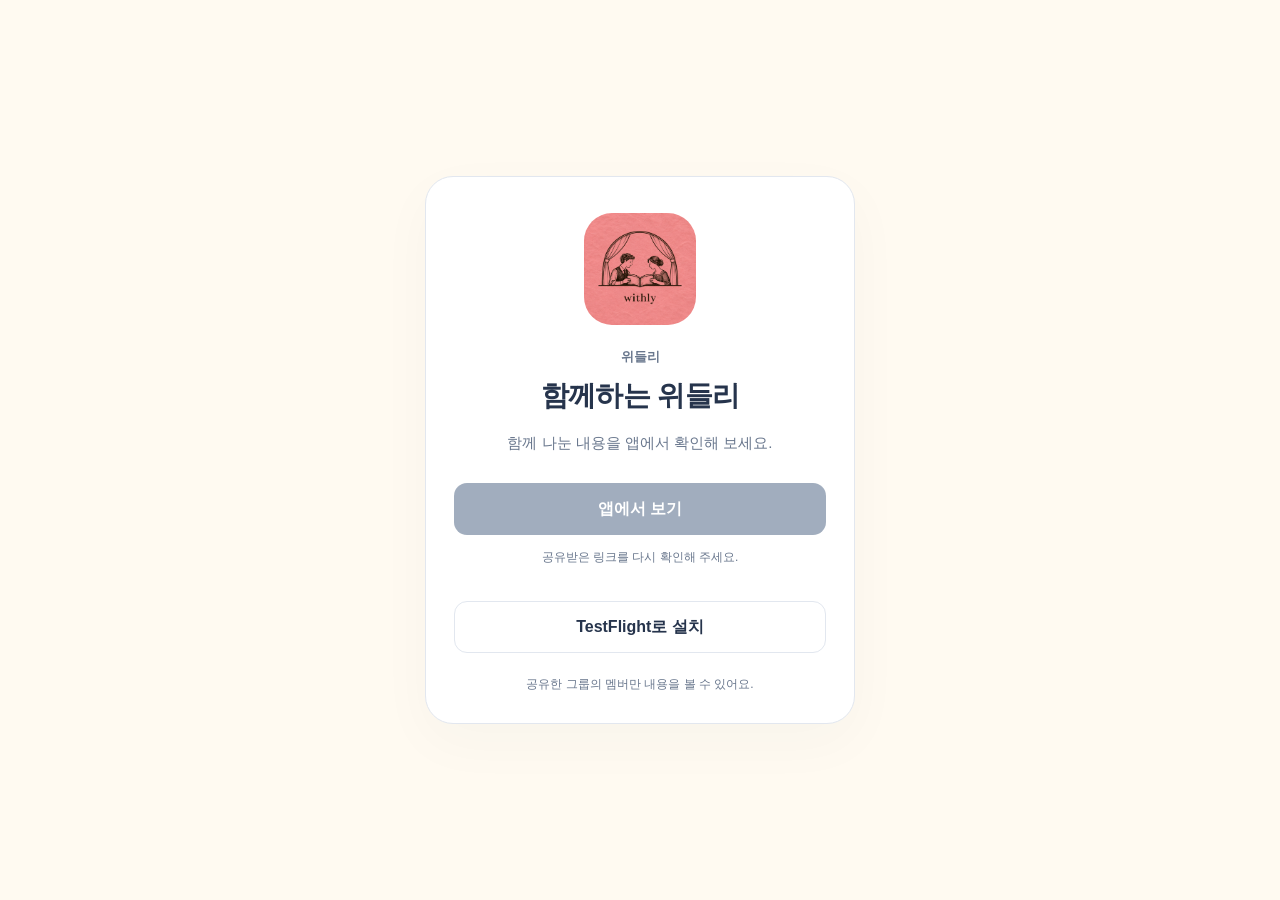
<file: index.html>
<!doctype html>
<html lang="ko">
<head>
  <meta charset="utf-8">
  <meta name="viewport" content="width=device-width, initial-scale=1">
  <meta name="referrer" content="no-referrer">
  <meta name="robots" content="noindex, nofollow">
  <meta http-equiv="Content-Security-Policy" content="default-src 'none'; img-src 'self'; style-src 'self'; script-src 'self'; base-uri 'none'; form-action 'none'; object-src 'none'">
  <title>위들리</title>
  <meta name="description" content="함께 나눈 내용을 위들리 앱에서 확인해 보세요. 그룹 멤버만 내용을 볼 수 있어요.">
  <meta property="og:type" content="website">
  <meta property="og:locale" content="ko_KR">
  <meta property="og:site_name" content="위들리">
  <meta property="og:title" content="위들리">
  <meta property="og:description" content="함께 나눈 내용을 위들리 앱에서 확인해 보세요. 그룹 멤버만 내용을 볼 수 있어요.">
  <meta property="og:image" content="https://mkh4327.github.io/withwedo-links/assets/withly-icon-91245ba796e7.png">
  <meta property="og:image:secure_url" content="https://mkh4327.github.io/withwedo-links/assets/withly-icon-91245ba796e7.png">
  <meta property="og:image:type" content="image/png">
  <meta property="og:image:width" content="1254">
  <meta property="og:image:height" content="1254">
  <meta property="og:image:alt" content="위들리 로고">
  <meta name="twitter:card" content="summary_large_image">
  <meta name="twitter:title" content="위들리">
  <meta name="twitter:description" content="함께 나눈 내용을 위들리 앱에서 확인해 보세요. 그룹 멤버만 내용을 볼 수 있어요.">
  <meta name="twitter:image" content="https://mkh4327.github.io/withwedo-links/assets/withly-icon-91245ba796e7.png">
  <link rel="icon" type="image/png" href="./assets/withly-icon-91245ba796e7.png">
  <link rel="stylesheet" href="./assets/share.css">
  <script src="./assets/share.js" defer></script>
</head>
<body>
  <main class="share-card">
    <img class="app-icon" src="./assets/withly-icon-91245ba796e7.png" alt="위들리" width="112" height="112">
    <p class="brand">위들리</p>
    <h1>함께하는 위들리</h1>
    <p class="intro">함께 나눈 내용을 앱에서 확인해 보세요.</p>
    <a class="button primary" id="open-app" role="button" aria-disabled="true" tabindex="-1">앱에서 보기</a>
    <p class="status" id="link-status" role="status" aria-live="polite">공유 링크를 확인하고 있어요.</p>
    <a class="button secondary" href="https://testflight.apple.com/join/N9txWsCP" rel="noreferrer noopener">TestFlight로 설치</a>
    <p class="privacy">공유한 그룹의 멤버만 내용을 볼 수 있어요.</p>
    <noscript><p class="status">앱에서 열려면 브라우저의 JavaScript를 켜 주세요.</p></noscript>
  </main>
</body>
</html>
</file>
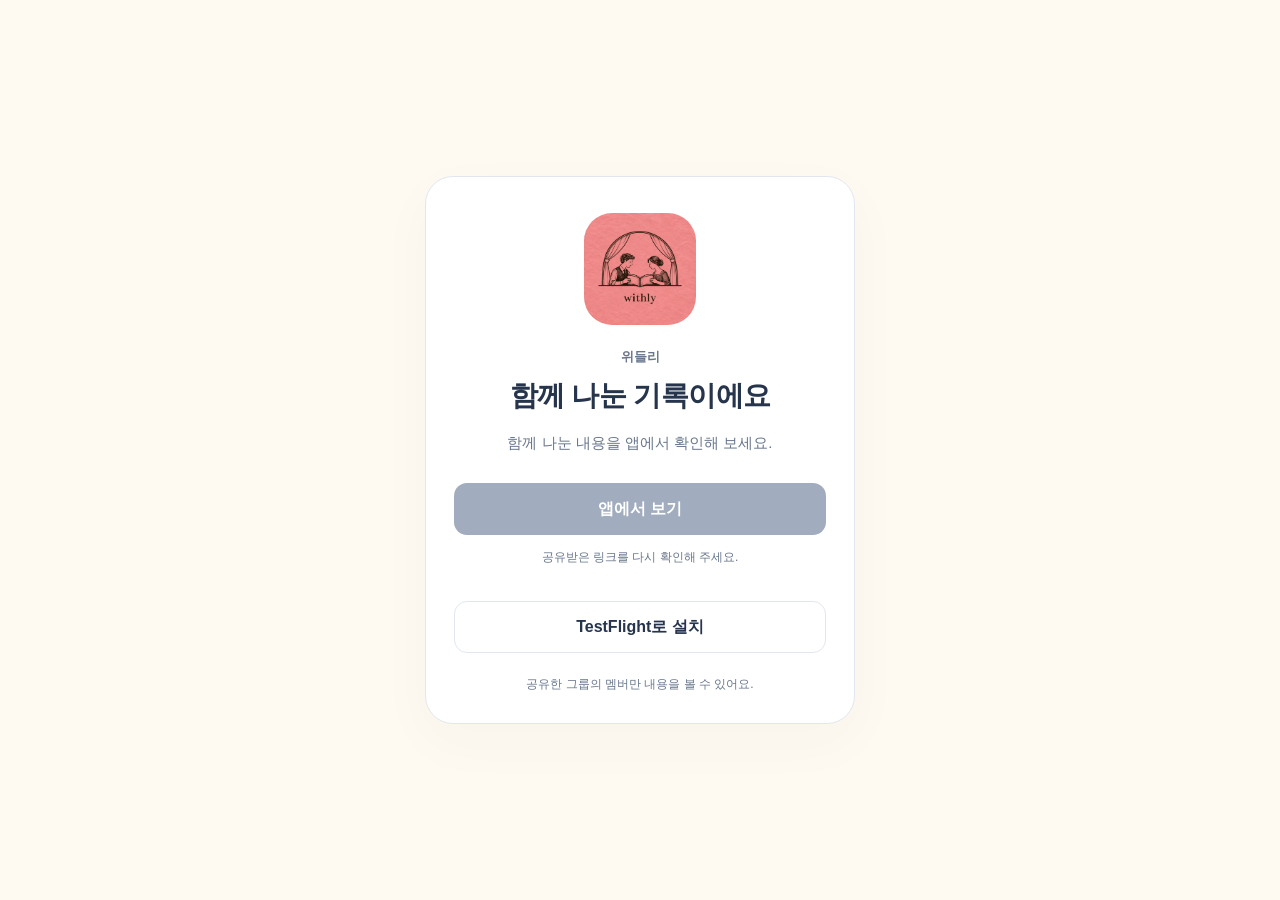
<file: content/index.html>
<!doctype html>
<html lang="ko">
<head>
  <meta charset="utf-8">
  <meta name="viewport" content="width=device-width, initial-scale=1">
  <meta name="referrer" content="no-referrer">
  <meta name="robots" content="noindex, nofollow">
  <meta http-equiv="Content-Security-Policy" content="default-src 'none'; img-src 'self'; style-src 'self'; script-src 'self'; base-uri 'none'; form-action 'none'; object-src 'none'">
  <title>위들리 · 기록</title>
  <meta name="description" content="함께 나눈 내용을 위들리 앱에서 확인해 보세요. 그룹 멤버만 내용을 볼 수 있어요.">
  <meta property="og:type" content="website">
  <meta property="og:locale" content="ko_KR">
  <meta property="og:site_name" content="위들리">
  <meta property="og:title" content="위들리 · 기록">
  <meta property="og:description" content="함께 나눈 내용을 위들리 앱에서 확인해 보세요. 그룹 멤버만 내용을 볼 수 있어요.">
  <meta property="og:image" content="https://mkh4327.github.io/withwedo-links/assets/withly-icon-91245ba796e7.png">
  <meta property="og:image:secure_url" content="https://mkh4327.github.io/withwedo-links/assets/withly-icon-91245ba796e7.png">
  <meta property="og:image:type" content="image/png">
  <meta property="og:image:width" content="1254">
  <meta property="og:image:height" content="1254">
  <meta property="og:image:alt" content="위들리 로고">
  <meta name="twitter:card" content="summary_large_image">
  <meta name="twitter:title" content="위들리 · 기록">
  <meta name="twitter:description" content="함께 나눈 내용을 위들리 앱에서 확인해 보세요. 그룹 멤버만 내용을 볼 수 있어요.">
  <meta name="twitter:image" content="https://mkh4327.github.io/withwedo-links/assets/withly-icon-91245ba796e7.png">
  <link rel="icon" type="image/png" href="../assets/withly-icon-91245ba796e7.png">
  <link rel="stylesheet" href="../assets/share.css">
  <script src="../assets/share.js" defer></script>
</head>
<body>
  <main class="share-card">
    <img class="app-icon" src="../assets/withly-icon-91245ba796e7.png" alt="위들리" width="112" height="112">
    <p class="brand">위들리</p>
    <h1>함께 나눈 기록이에요</h1>
    <p class="intro">함께 나눈 내용을 앱에서 확인해 보세요.</p>
    <a class="button primary" id="open-app" role="button" aria-disabled="true" tabindex="-1">앱에서 보기</a>
    <p class="status" id="link-status" role="status" aria-live="polite">공유 링크를 확인하고 있어요.</p>
    <a class="button secondary" href="https://testflight.apple.com/join/N9txWsCP" rel="noreferrer noopener">TestFlight로 설치</a>
    <p class="privacy">공유한 그룹의 멤버만 내용을 볼 수 있어요.</p>
    <noscript><p class="status">앱에서 열려면 브라우저의 JavaScript를 켜 주세요.</p></noscript>
  </main>
</body>
</html>
</file>
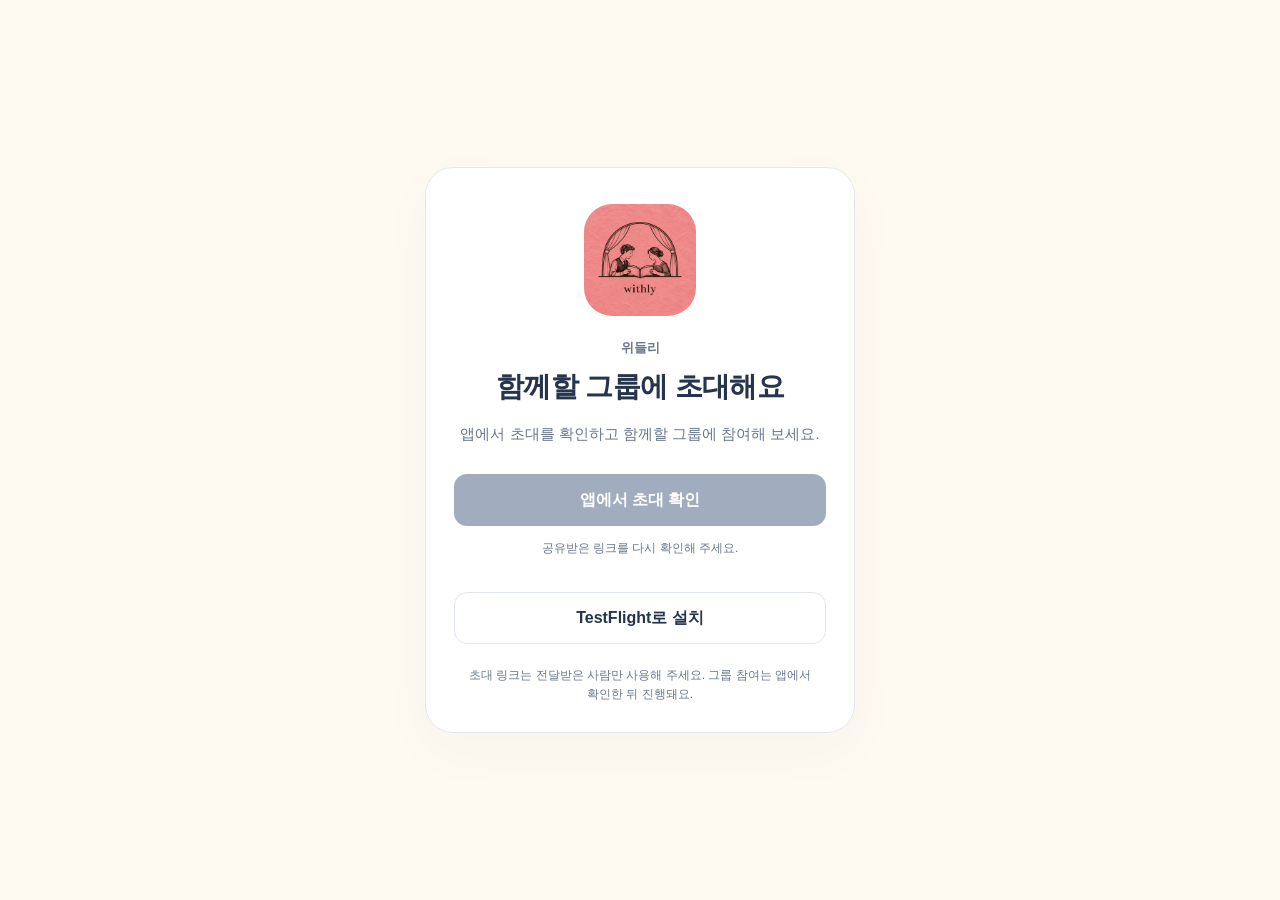
<file: invite/index.html>
<!doctype html>
<html lang="ko">
<head>
  <meta charset="utf-8">
  <meta name="viewport" content="width=device-width, initial-scale=1">
  <meta name="referrer" content="no-referrer">
  <meta name="robots" content="noindex, nofollow">
  <meta http-equiv="Content-Security-Policy" content="default-src 'none'; img-src 'self'; style-src 'self'; script-src 'self'; base-uri 'none'; form-action 'none'; object-src 'none'">
  <title>위들리 · 그룹 초대</title>
  <meta name="description" content="그룹 초대를 위들리 앱에서 확인해 보세요. 그룹 참여는 앱에서 직접 선택할 수 있어요.">
  <meta property="og:type" content="website">
  <meta property="og:locale" content="ko_KR">
  <meta property="og:site_name" content="위들리">
  <meta property="og:title" content="위들리 · 그룹 초대">
  <meta property="og:description" content="그룹 초대를 위들리 앱에서 확인해 보세요. 그룹 참여는 앱에서 직접 선택할 수 있어요.">
  <meta property="og:image" content="https://mkh4327.github.io/withwedo-links/assets/withly-icon-91245ba796e7.png">
  <meta property="og:image:secure_url" content="https://mkh4327.github.io/withwedo-links/assets/withly-icon-91245ba796e7.png">
  <meta property="og:image:type" content="image/png">
  <meta property="og:image:width" content="1254">
  <meta property="og:image:height" content="1254">
  <meta property="og:image:alt" content="위들리 로고">
  <meta name="twitter:card" content="summary_large_image">
  <meta name="twitter:title" content="위들리 · 그룹 초대">
  <meta name="twitter:description" content="그룹 초대를 위들리 앱에서 확인해 보세요. 그룹 참여는 앱에서 직접 선택할 수 있어요.">
  <meta name="twitter:image" content="https://mkh4327.github.io/withwedo-links/assets/withly-icon-91245ba796e7.png">
  <link rel="icon" type="image/png" href="../assets/withly-icon-91245ba796e7.png">
  <link rel="stylesheet" href="../assets/share.css">
  <script src="../assets/share.js" defer></script>
</head>
<body>
  <main class="share-card">
    <img class="app-icon" src="../assets/withly-icon-91245ba796e7.png" alt="위들리" width="112" height="112">
    <p class="brand">위들리</p>
    <h1>함께할 그룹에 초대해요</h1>
    <p class="intro">앱에서 초대를 확인하고 함께할 그룹에 참여해 보세요.</p>
    <a class="button primary" id="open-app" role="button" aria-disabled="true" tabindex="-1">앱에서 초대 확인</a>
    <p class="status" id="link-status" role="status" aria-live="polite">공유 링크를 확인하고 있어요.</p>
    <a class="button secondary" href="https://testflight.apple.com/join/N9txWsCP" rel="noreferrer noopener">TestFlight로 설치</a>
    <p class="privacy">초대 링크는 전달받은 사람만 사용해 주세요. 그룹 참여는 앱에서 확인한 뒤 진행돼요.</p>
    <noscript><p class="status">앱에서 열려면 브라우저의 JavaScript를 켜 주세요.</p></noscript>
  </main>
</body>
</html>
</file>
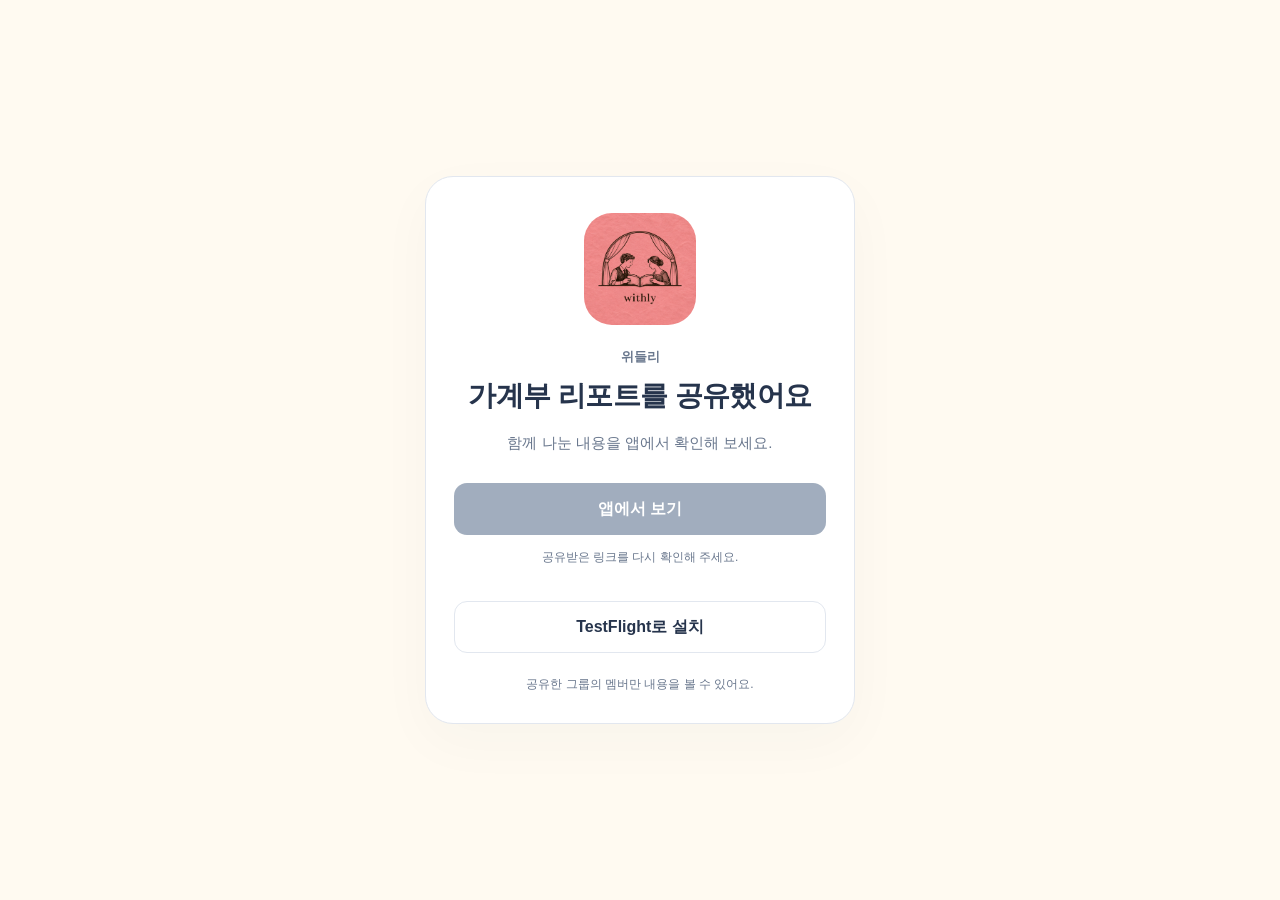
<file: ledger-report/index.html>
<!doctype html>
<html lang="ko">
<head>
  <meta charset="utf-8">
  <meta name="viewport" content="width=device-width, initial-scale=1">
  <meta name="referrer" content="no-referrer">
  <meta name="robots" content="noindex, nofollow">
  <meta http-equiv="Content-Security-Policy" content="default-src 'none'; img-src 'self'; style-src 'self'; script-src 'self'; base-uri 'none'; form-action 'none'; object-src 'none'">
  <title>위들리 · 가계부 리포트</title>
  <meta name="description" content="함께 나눈 내용을 위들리 앱에서 확인해 보세요. 그룹 멤버만 내용을 볼 수 있어요.">
  <meta property="og:type" content="website">
  <meta property="og:locale" content="ko_KR">
  <meta property="og:site_name" content="위들리">
  <meta property="og:title" content="위들리 · 가계부 리포트">
  <meta property="og:description" content="함께 나눈 내용을 위들리 앱에서 확인해 보세요. 그룹 멤버만 내용을 볼 수 있어요.">
  <meta property="og:image" content="https://mkh4327.github.io/withwedo-links/assets/withly-icon-91245ba796e7.png">
  <meta property="og:image:secure_url" content="https://mkh4327.github.io/withwedo-links/assets/withly-icon-91245ba796e7.png">
  <meta property="og:image:type" content="image/png">
  <meta property="og:image:width" content="1254">
  <meta property="og:image:height" content="1254">
  <meta property="og:image:alt" content="위들리 로고">
  <meta name="twitter:card" content="summary_large_image">
  <meta name="twitter:title" content="위들리 · 가계부 리포트">
  <meta name="twitter:description" content="함께 나눈 내용을 위들리 앱에서 확인해 보세요. 그룹 멤버만 내용을 볼 수 있어요.">
  <meta name="twitter:image" content="https://mkh4327.github.io/withwedo-links/assets/withly-icon-91245ba796e7.png">
  <link rel="icon" type="image/png" href="../assets/withly-icon-91245ba796e7.png">
  <link rel="stylesheet" href="../assets/share.css">
  <script src="../assets/share.js" defer></script>
</head>
<body>
  <main class="share-card">
    <img class="app-icon" src="../assets/withly-icon-91245ba796e7.png" alt="위들리" width="112" height="112">
    <p class="brand">위들리</p>
    <h1>가계부 리포트를 공유했어요</h1>
    <p class="intro">함께 나눈 내용을 앱에서 확인해 보세요.</p>
    <a class="button primary" id="open-app" role="button" aria-disabled="true" tabindex="-1">앱에서 보기</a>
    <p class="status" id="link-status" role="status" aria-live="polite">공유 링크를 확인하고 있어요.</p>
    <a class="button secondary" href="https://testflight.apple.com/join/N9txWsCP" rel="noreferrer noopener">TestFlight로 설치</a>
    <p class="privacy">공유한 그룹의 멤버만 내용을 볼 수 있어요.</p>
    <noscript><p class="status">앱에서 열려면 브라우저의 JavaScript를 켜 주세요.</p></noscript>
  </main>
</body>
</html>
</file>
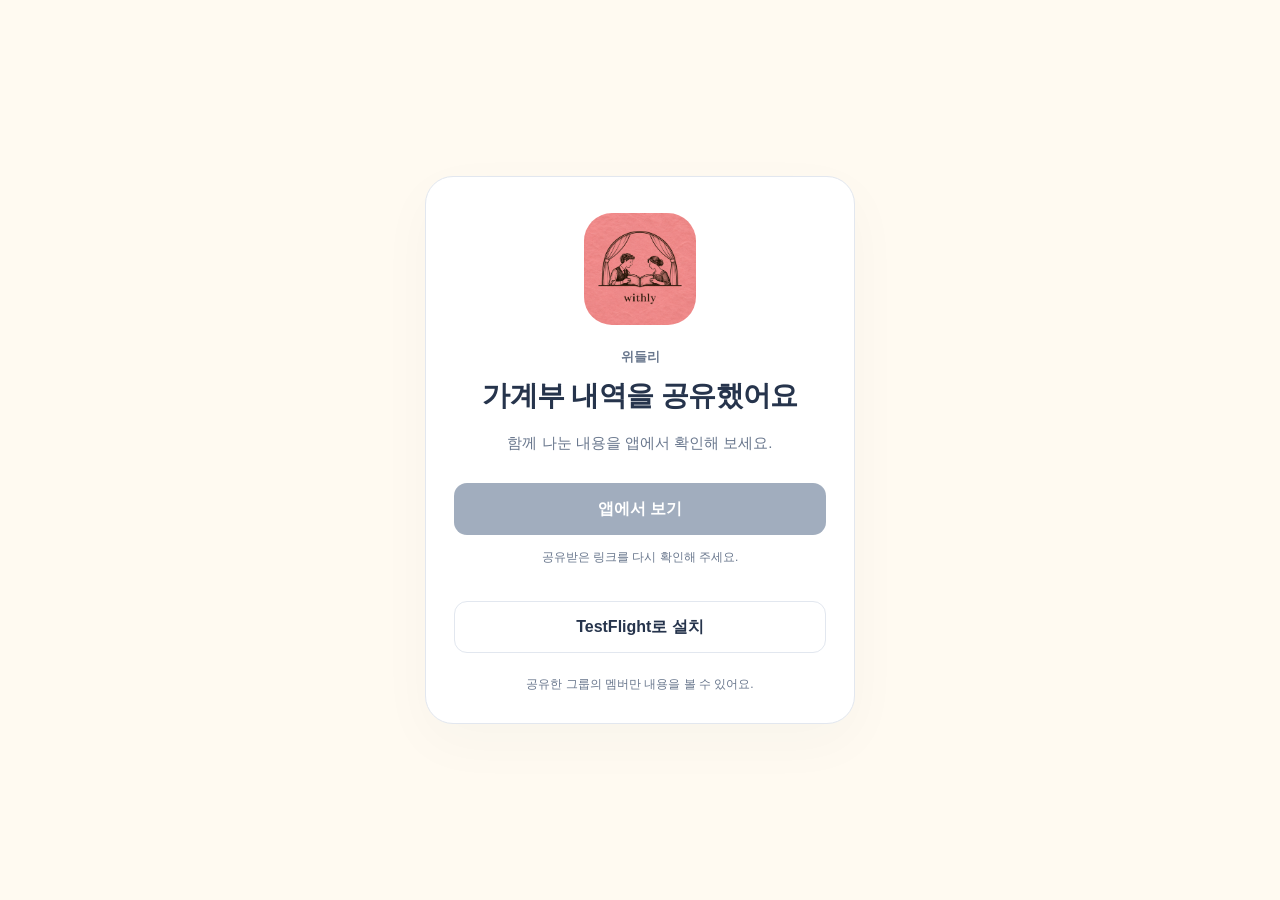
<file: ledger/index.html>
<!doctype html>
<html lang="ko">
<head>
  <meta charset="utf-8">
  <meta name="viewport" content="width=device-width, initial-scale=1">
  <meta name="referrer" content="no-referrer">
  <meta name="robots" content="noindex, nofollow">
  <meta http-equiv="Content-Security-Policy" content="default-src 'none'; img-src 'self'; style-src 'self'; script-src 'self'; base-uri 'none'; form-action 'none'; object-src 'none'">
  <title>위들리 · 가계부 내역</title>
  <meta name="description" content="함께 나눈 내용을 위들리 앱에서 확인해 보세요. 그룹 멤버만 내용을 볼 수 있어요.">
  <meta property="og:type" content="website">
  <meta property="og:locale" content="ko_KR">
  <meta property="og:site_name" content="위들리">
  <meta property="og:title" content="위들리 · 가계부 내역">
  <meta property="og:description" content="함께 나눈 내용을 위들리 앱에서 확인해 보세요. 그룹 멤버만 내용을 볼 수 있어요.">
  <meta property="og:image" content="https://mkh4327.github.io/withwedo-links/assets/withly-icon-91245ba796e7.png">
  <meta property="og:image:secure_url" content="https://mkh4327.github.io/withwedo-links/assets/withly-icon-91245ba796e7.png">
  <meta property="og:image:type" content="image/png">
  <meta property="og:image:width" content="1254">
  <meta property="og:image:height" content="1254">
  <meta property="og:image:alt" content="위들리 로고">
  <meta name="twitter:card" content="summary_large_image">
  <meta name="twitter:title" content="위들리 · 가계부 내역">
  <meta name="twitter:description" content="함께 나눈 내용을 위들리 앱에서 확인해 보세요. 그룹 멤버만 내용을 볼 수 있어요.">
  <meta name="twitter:image" content="https://mkh4327.github.io/withwedo-links/assets/withly-icon-91245ba796e7.png">
  <link rel="icon" type="image/png" href="../assets/withly-icon-91245ba796e7.png">
  <link rel="stylesheet" href="../assets/share.css">
  <script src="../assets/share.js" defer></script>
</head>
<body>
  <main class="share-card">
    <img class="app-icon" src="../assets/withly-icon-91245ba796e7.png" alt="위들리" width="112" height="112">
    <p class="brand">위들리</p>
    <h1>가계부 내역을 공유했어요</h1>
    <p class="intro">함께 나눈 내용을 앱에서 확인해 보세요.</p>
    <a class="button primary" id="open-app" role="button" aria-disabled="true" tabindex="-1">앱에서 보기</a>
    <p class="status" id="link-status" role="status" aria-live="polite">공유 링크를 확인하고 있어요.</p>
    <a class="button secondary" href="https://testflight.apple.com/join/N9txWsCP" rel="noreferrer noopener">TestFlight로 설치</a>
    <p class="privacy">공유한 그룹의 멤버만 내용을 볼 수 있어요.</p>
    <noscript><p class="status">앱에서 열려면 브라우저의 JavaScript를 켜 주세요.</p></noscript>
  </main>
</body>
</html>
</file>
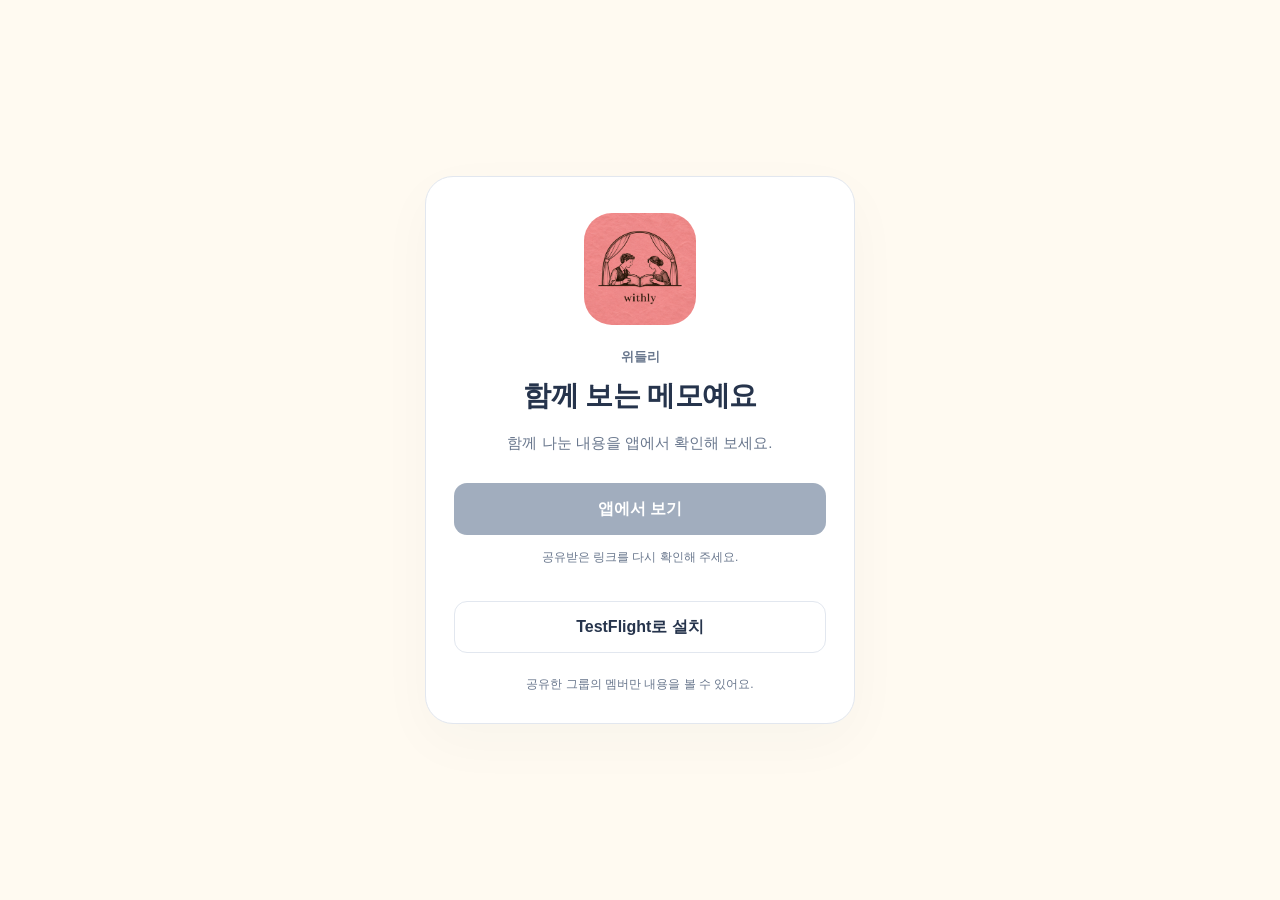
<file: memo/index.html>
<!doctype html>
<html lang="ko">
<head>
  <meta charset="utf-8">
  <meta name="viewport" content="width=device-width, initial-scale=1">
  <meta name="referrer" content="no-referrer">
  <meta name="robots" content="noindex, nofollow">
  <meta http-equiv="Content-Security-Policy" content="default-src 'none'; img-src 'self'; style-src 'self'; script-src 'self'; base-uri 'none'; form-action 'none'; object-src 'none'">
  <title>위들리 · 메모</title>
  <meta name="description" content="함께 나눈 내용을 위들리 앱에서 확인해 보세요. 그룹 멤버만 내용을 볼 수 있어요.">
  <meta property="og:type" content="website">
  <meta property="og:locale" content="ko_KR">
  <meta property="og:site_name" content="위들리">
  <meta property="og:title" content="위들리 · 메모">
  <meta property="og:description" content="함께 나눈 내용을 위들리 앱에서 확인해 보세요. 그룹 멤버만 내용을 볼 수 있어요.">
  <meta property="og:image" content="https://mkh4327.github.io/withwedo-links/assets/withly-icon-91245ba796e7.png">
  <meta property="og:image:secure_url" content="https://mkh4327.github.io/withwedo-links/assets/withly-icon-91245ba796e7.png">
  <meta property="og:image:type" content="image/png">
  <meta property="og:image:width" content="1254">
  <meta property="og:image:height" content="1254">
  <meta property="og:image:alt" content="위들리 로고">
  <meta name="twitter:card" content="summary_large_image">
  <meta name="twitter:title" content="위들리 · 메모">
  <meta name="twitter:description" content="함께 나눈 내용을 위들리 앱에서 확인해 보세요. 그룹 멤버만 내용을 볼 수 있어요.">
  <meta name="twitter:image" content="https://mkh4327.github.io/withwedo-links/assets/withly-icon-91245ba796e7.png">
  <link rel="icon" type="image/png" href="../assets/withly-icon-91245ba796e7.png">
  <link rel="stylesheet" href="../assets/share.css">
  <script src="../assets/share.js" defer></script>
</head>
<body>
  <main class="share-card">
    <img class="app-icon" src="../assets/withly-icon-91245ba796e7.png" alt="위들리" width="112" height="112">
    <p class="brand">위들리</p>
    <h1>함께 보는 메모예요</h1>
    <p class="intro">함께 나눈 내용을 앱에서 확인해 보세요.</p>
    <a class="button primary" id="open-app" role="button" aria-disabled="true" tabindex="-1">앱에서 보기</a>
    <p class="status" id="link-status" role="status" aria-live="polite">공유 링크를 확인하고 있어요.</p>
    <a class="button secondary" href="https://testflight.apple.com/join/N9txWsCP" rel="noreferrer noopener">TestFlight로 설치</a>
    <p class="privacy">공유한 그룹의 멤버만 내용을 볼 수 있어요.</p>
    <noscript><p class="status">앱에서 열려면 브라우저의 JavaScript를 켜 주세요.</p></noscript>
  </main>
</body>
</html>
</file>
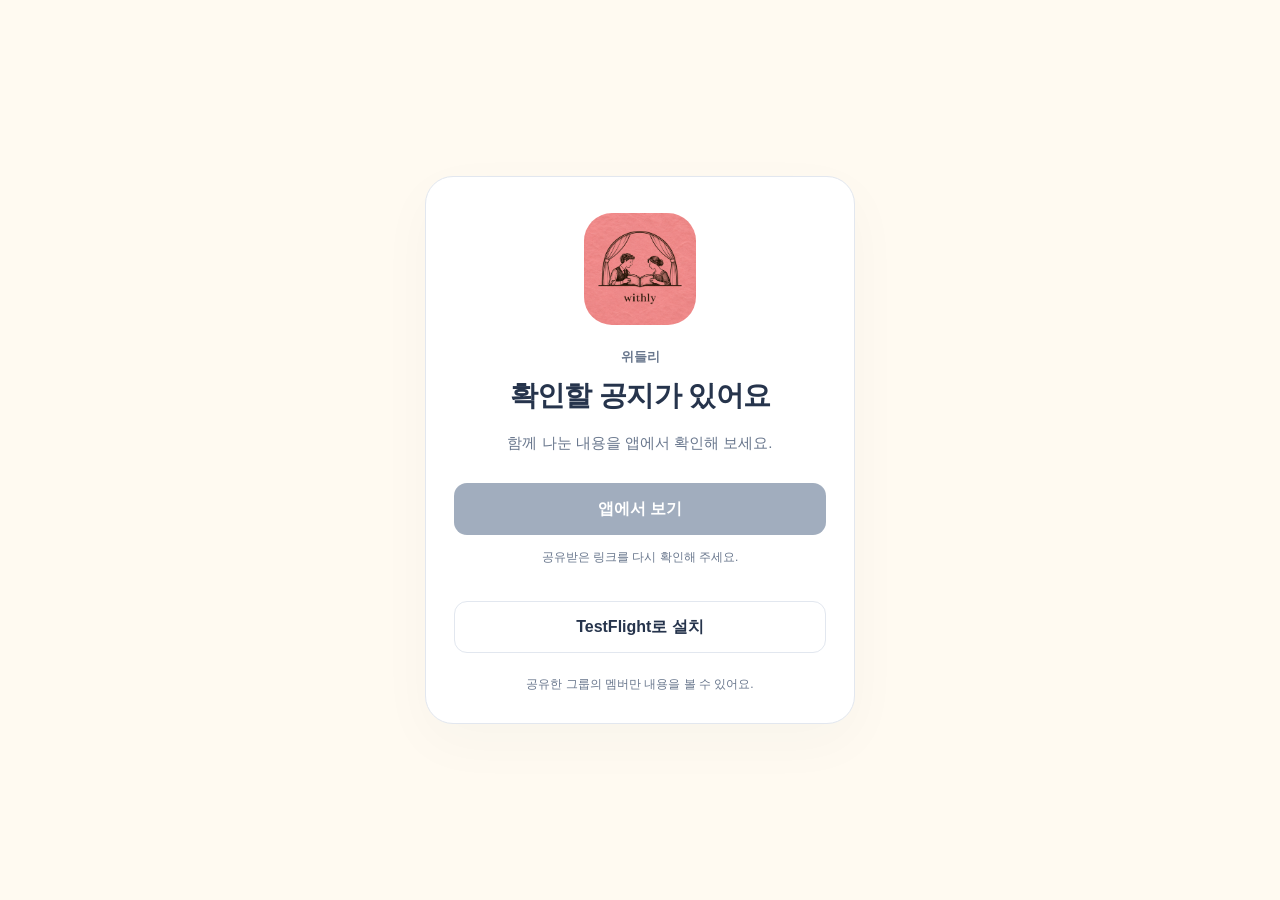
<file: notice/index.html>
<!doctype html>
<html lang="ko">
<head>
  <meta charset="utf-8">
  <meta name="viewport" content="width=device-width, initial-scale=1">
  <meta name="referrer" content="no-referrer">
  <meta name="robots" content="noindex, nofollow">
  <meta http-equiv="Content-Security-Policy" content="default-src 'none'; img-src 'self'; style-src 'self'; script-src 'self'; base-uri 'none'; form-action 'none'; object-src 'none'">
  <title>위들리 · 공지</title>
  <meta name="description" content="함께 나눈 내용을 위들리 앱에서 확인해 보세요. 그룹 멤버만 내용을 볼 수 있어요.">
  <meta property="og:type" content="website">
  <meta property="og:locale" content="ko_KR">
  <meta property="og:site_name" content="위들리">
  <meta property="og:title" content="위들리 · 공지">
  <meta property="og:description" content="함께 나눈 내용을 위들리 앱에서 확인해 보세요. 그룹 멤버만 내용을 볼 수 있어요.">
  <meta property="og:image" content="https://mkh4327.github.io/withwedo-links/assets/withly-icon-91245ba796e7.png">
  <meta property="og:image:secure_url" content="https://mkh4327.github.io/withwedo-links/assets/withly-icon-91245ba796e7.png">
  <meta property="og:image:type" content="image/png">
  <meta property="og:image:width" content="1254">
  <meta property="og:image:height" content="1254">
  <meta property="og:image:alt" content="위들리 로고">
  <meta name="twitter:card" content="summary_large_image">
  <meta name="twitter:title" content="위들리 · 공지">
  <meta name="twitter:description" content="함께 나눈 내용을 위들리 앱에서 확인해 보세요. 그룹 멤버만 내용을 볼 수 있어요.">
  <meta name="twitter:image" content="https://mkh4327.github.io/withwedo-links/assets/withly-icon-91245ba796e7.png">
  <link rel="icon" type="image/png" href="../assets/withly-icon-91245ba796e7.png">
  <link rel="stylesheet" href="../assets/share.css">
  <script src="../assets/share.js" defer></script>
</head>
<body>
  <main class="share-card">
    <img class="app-icon" src="../assets/withly-icon-91245ba796e7.png" alt="위들리" width="112" height="112">
    <p class="brand">위들리</p>
    <h1>확인할 공지가 있어요</h1>
    <p class="intro">함께 나눈 내용을 앱에서 확인해 보세요.</p>
    <a class="button primary" id="open-app" role="button" aria-disabled="true" tabindex="-1">앱에서 보기</a>
    <p class="status" id="link-status" role="status" aria-live="polite">공유 링크를 확인하고 있어요.</p>
    <a class="button secondary" href="https://testflight.apple.com/join/N9txWsCP" rel="noreferrer noopener">TestFlight로 설치</a>
    <p class="privacy">공유한 그룹의 멤버만 내용을 볼 수 있어요.</p>
    <noscript><p class="status">앱에서 열려면 브라우저의 JavaScript를 켜 주세요.</p></noscript>
  </main>
</body>
</html>
</file>
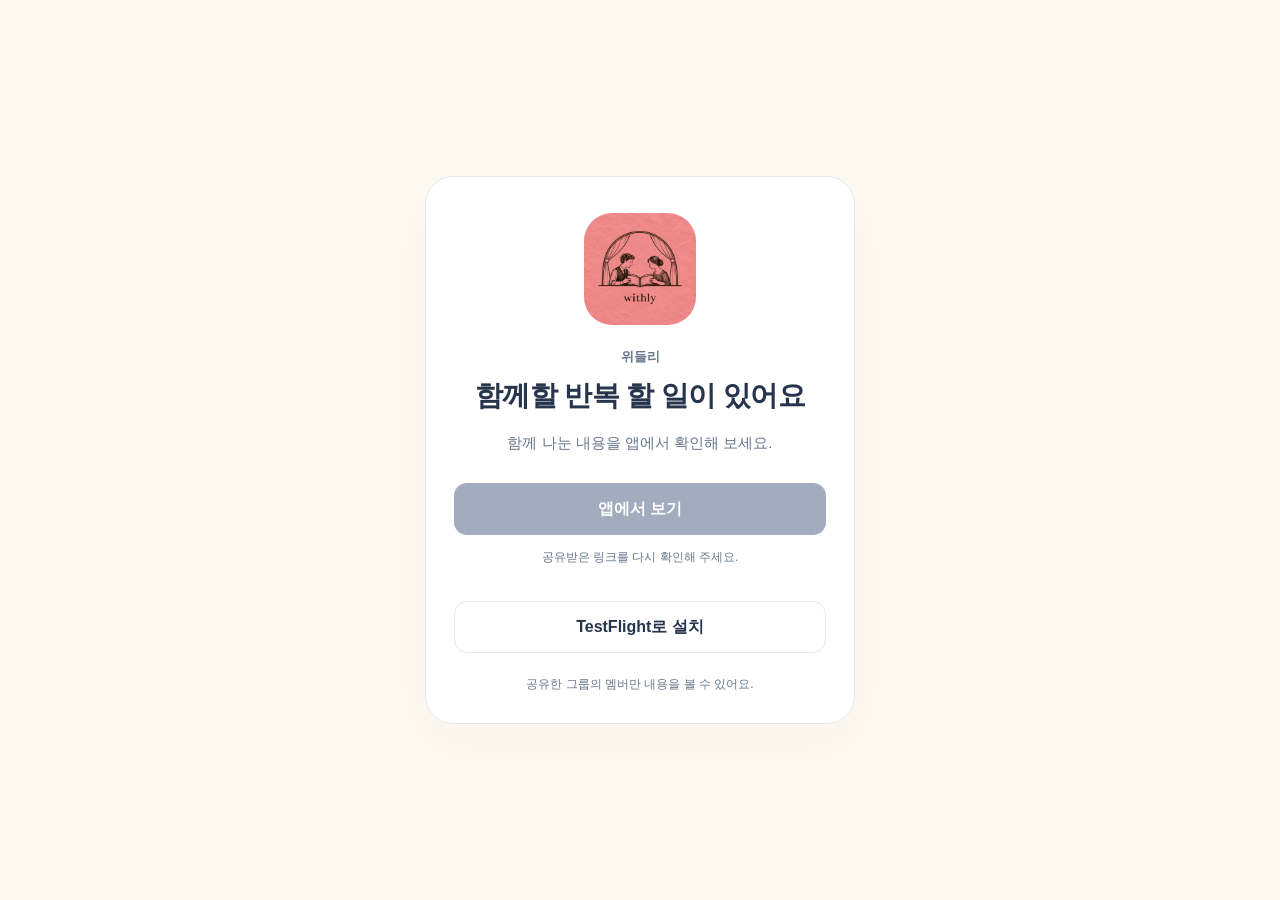
<file: routine/index.html>
<!doctype html>
<html lang="ko">
<head>
  <meta charset="utf-8">
  <meta name="viewport" content="width=device-width, initial-scale=1">
  <meta name="referrer" content="no-referrer">
  <meta name="robots" content="noindex, nofollow">
  <meta http-equiv="Content-Security-Policy" content="default-src 'none'; img-src 'self'; style-src 'self'; script-src 'self'; base-uri 'none'; form-action 'none'; object-src 'none'">
  <title>위들리 · 반복 할 일</title>
  <meta name="description" content="함께 나눈 내용을 위들리 앱에서 확인해 보세요. 그룹 멤버만 내용을 볼 수 있어요.">
  <meta property="og:type" content="website">
  <meta property="og:locale" content="ko_KR">
  <meta property="og:site_name" content="위들리">
  <meta property="og:title" content="위들리 · 반복 할 일">
  <meta property="og:description" content="함께 나눈 내용을 위들리 앱에서 확인해 보세요. 그룹 멤버만 내용을 볼 수 있어요.">
  <meta property="og:image" content="https://mkh4327.github.io/withwedo-links/assets/withly-icon-91245ba796e7.png">
  <meta property="og:image:secure_url" content="https://mkh4327.github.io/withwedo-links/assets/withly-icon-91245ba796e7.png">
  <meta property="og:image:type" content="image/png">
  <meta property="og:image:width" content="1254">
  <meta property="og:image:height" content="1254">
  <meta property="og:image:alt" content="위들리 로고">
  <meta name="twitter:card" content="summary_large_image">
  <meta name="twitter:title" content="위들리 · 반복 할 일">
  <meta name="twitter:description" content="함께 나눈 내용을 위들리 앱에서 확인해 보세요. 그룹 멤버만 내용을 볼 수 있어요.">
  <meta name="twitter:image" content="https://mkh4327.github.io/withwedo-links/assets/withly-icon-91245ba796e7.png">
  <link rel="icon" type="image/png" href="../assets/withly-icon-91245ba796e7.png">
  <link rel="stylesheet" href="../assets/share.css">
  <script src="../assets/share.js" defer></script>
</head>
<body>
  <main class="share-card">
    <img class="app-icon" src="../assets/withly-icon-91245ba796e7.png" alt="위들리" width="112" height="112">
    <p class="brand">위들리</p>
    <h1>함께할 반복 할 일이 있어요</h1>
    <p class="intro">함께 나눈 내용을 앱에서 확인해 보세요.</p>
    <a class="button primary" id="open-app" role="button" aria-disabled="true" tabindex="-1">앱에서 보기</a>
    <p class="status" id="link-status" role="status" aria-live="polite">공유 링크를 확인하고 있어요.</p>
    <a class="button secondary" href="https://testflight.apple.com/join/N9txWsCP" rel="noreferrer noopener">TestFlight로 설치</a>
    <p class="privacy">공유한 그룹의 멤버만 내용을 볼 수 있어요.</p>
    <noscript><p class="status">앱에서 열려면 브라우저의 JavaScript를 켜 주세요.</p></noscript>
  </main>
</body>
</html>
</file>
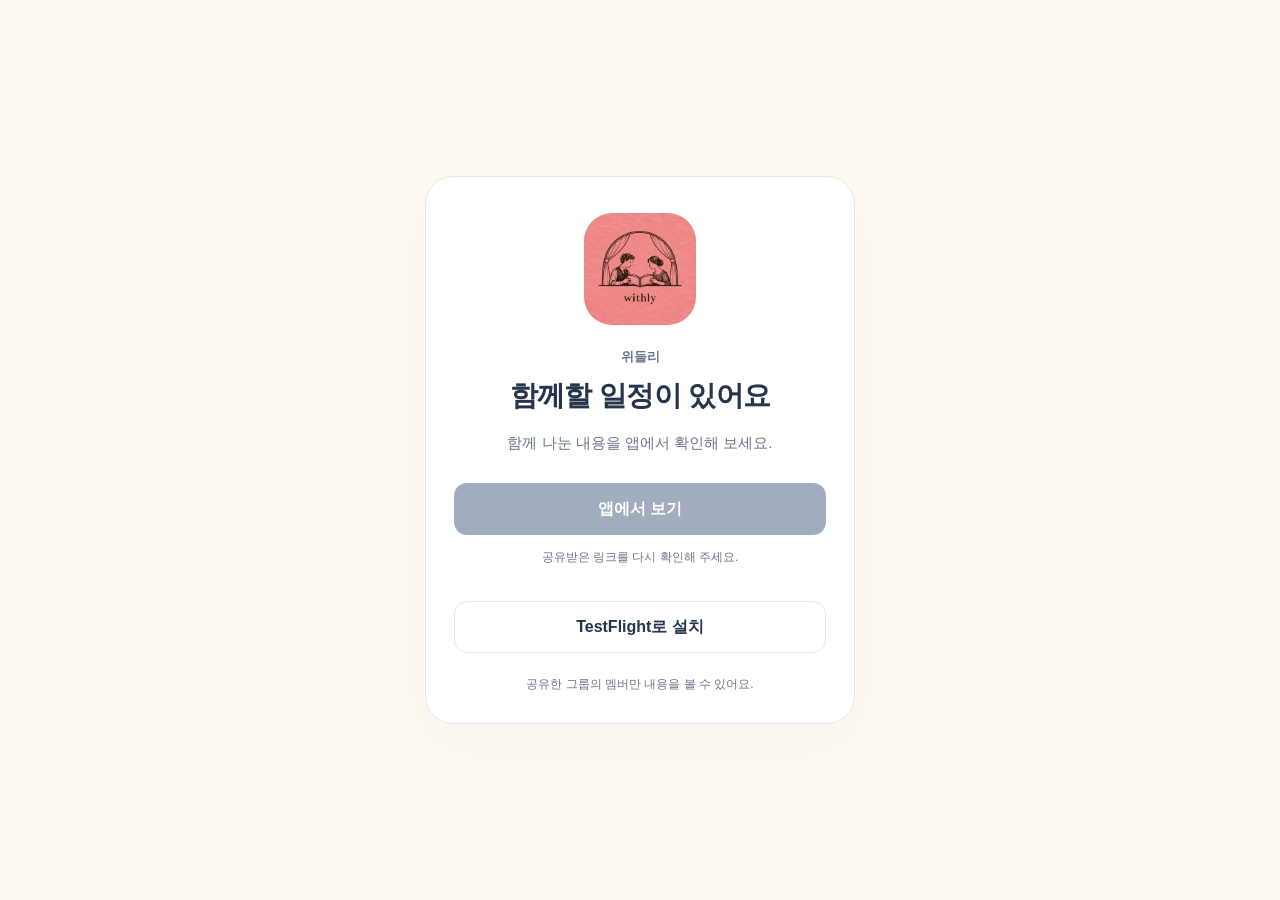
<file: schedule/index.html>
<!doctype html>
<html lang="ko">
<head>
  <meta charset="utf-8">
  <meta name="viewport" content="width=device-width, initial-scale=1">
  <meta name="referrer" content="no-referrer">
  <meta name="robots" content="noindex, nofollow">
  <meta http-equiv="Content-Security-Policy" content="default-src 'none'; img-src 'self'; style-src 'self'; script-src 'self'; base-uri 'none'; form-action 'none'; object-src 'none'">
  <title>위들리 · 일정</title>
  <meta name="description" content="함께 나눈 내용을 위들리 앱에서 확인해 보세요. 그룹 멤버만 내용을 볼 수 있어요.">
  <meta property="og:type" content="website">
  <meta property="og:locale" content="ko_KR">
  <meta property="og:site_name" content="위들리">
  <meta property="og:title" content="위들리 · 일정">
  <meta property="og:description" content="함께 나눈 내용을 위들리 앱에서 확인해 보세요. 그룹 멤버만 내용을 볼 수 있어요.">
  <meta property="og:image" content="https://mkh4327.github.io/withwedo-links/assets/withly-icon-91245ba796e7.png">
  <meta property="og:image:secure_url" content="https://mkh4327.github.io/withwedo-links/assets/withly-icon-91245ba796e7.png">
  <meta property="og:image:type" content="image/png">
  <meta property="og:image:width" content="1254">
  <meta property="og:image:height" content="1254">
  <meta property="og:image:alt" content="위들리 로고">
  <meta name="twitter:card" content="summary_large_image">
  <meta name="twitter:title" content="위들리 · 일정">
  <meta name="twitter:description" content="함께 나눈 내용을 위들리 앱에서 확인해 보세요. 그룹 멤버만 내용을 볼 수 있어요.">
  <meta name="twitter:image" content="https://mkh4327.github.io/withwedo-links/assets/withly-icon-91245ba796e7.png">
  <link rel="icon" type="image/png" href="../assets/withly-icon-91245ba796e7.png">
  <link rel="stylesheet" href="../assets/share.css">
  <script src="../assets/share.js" defer></script>
</head>
<body>
  <main class="share-card">
    <img class="app-icon" src="../assets/withly-icon-91245ba796e7.png" alt="위들리" width="112" height="112">
    <p class="brand">위들리</p>
    <h1>함께할 일정이 있어요</h1>
    <p class="intro">함께 나눈 내용을 앱에서 확인해 보세요.</p>
    <a class="button primary" id="open-app" role="button" aria-disabled="true" tabindex="-1">앱에서 보기</a>
    <p class="status" id="link-status" role="status" aria-live="polite">공유 링크를 확인하고 있어요.</p>
    <a class="button secondary" href="https://testflight.apple.com/join/N9txWsCP" rel="noreferrer noopener">TestFlight로 설치</a>
    <p class="privacy">공유한 그룹의 멤버만 내용을 볼 수 있어요.</p>
    <noscript><p class="status">앱에서 열려면 브라우저의 JavaScript를 켜 주세요.</p></noscript>
  </main>
</body>
</html>
</file>
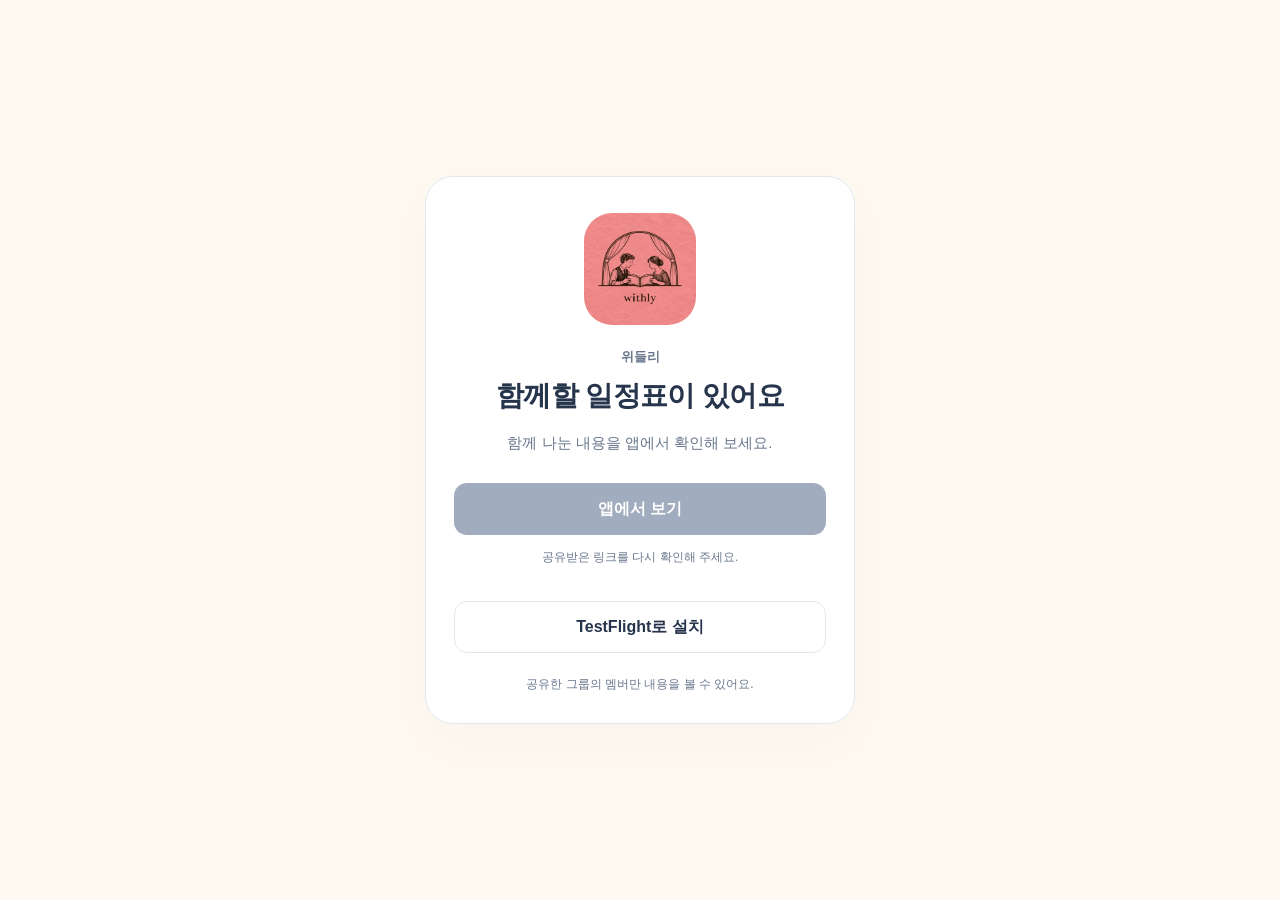
<file: timeline/index.html>
<!doctype html>
<html lang="ko">
<head>
  <meta charset="utf-8">
  <meta name="viewport" content="width=device-width, initial-scale=1">
  <meta name="referrer" content="no-referrer">
  <meta name="robots" content="noindex, nofollow">
  <meta http-equiv="Content-Security-Policy" content="default-src 'none'; img-src 'self'; style-src 'self'; script-src 'self'; base-uri 'none'; form-action 'none'; object-src 'none'">
  <title>위들리 · 일정표</title>
  <meta name="description" content="함께 나눈 내용을 위들리 앱에서 확인해 보세요. 그룹 멤버만 내용을 볼 수 있어요.">
  <meta property="og:type" content="website">
  <meta property="og:locale" content="ko_KR">
  <meta property="og:site_name" content="위들리">
  <meta property="og:title" content="위들리 · 일정표">
  <meta property="og:description" content="함께 나눈 내용을 위들리 앱에서 확인해 보세요. 그룹 멤버만 내용을 볼 수 있어요.">
  <meta property="og:image" content="https://mkh4327.github.io/withwedo-links/assets/withly-icon-91245ba796e7.png">
  <meta property="og:image:secure_url" content="https://mkh4327.github.io/withwedo-links/assets/withly-icon-91245ba796e7.png">
  <meta property="og:image:type" content="image/png">
  <meta property="og:image:width" content="1254">
  <meta property="og:image:height" content="1254">
  <meta property="og:image:alt" content="위들리 로고">
  <meta name="twitter:card" content="summary_large_image">
  <meta name="twitter:title" content="위들리 · 일정표">
  <meta name="twitter:description" content="함께 나눈 내용을 위들리 앱에서 확인해 보세요. 그룹 멤버만 내용을 볼 수 있어요.">
  <meta name="twitter:image" content="https://mkh4327.github.io/withwedo-links/assets/withly-icon-91245ba796e7.png">
  <link rel="icon" type="image/png" href="../assets/withly-icon-91245ba796e7.png">
  <link rel="stylesheet" href="../assets/share.css">
  <script src="../assets/share.js" defer></script>
</head>
<body>
  <main class="share-card">
    <img class="app-icon" src="../assets/withly-icon-91245ba796e7.png" alt="위들리" width="112" height="112">
    <p class="brand">위들리</p>
    <h1>함께할 일정표이 있어요</h1>
    <p class="intro">함께 나눈 내용을 앱에서 확인해 보세요.</p>
    <a class="button primary" id="open-app" role="button" aria-disabled="true" tabindex="-1">앱에서 보기</a>
    <p class="status" id="link-status" role="status" aria-live="polite">공유 링크를 확인하고 있어요.</p>
    <a class="button secondary" href="https://testflight.apple.com/join/N9txWsCP" rel="noreferrer noopener">TestFlight로 설치</a>
    <p class="privacy">공유한 그룹의 멤버만 내용을 볼 수 있어요.</p>
    <noscript><p class="status">앱에서 열려면 브라우저의 JavaScript를 켜 주세요.</p></noscript>
  </main>
</body>
</html>
</file>
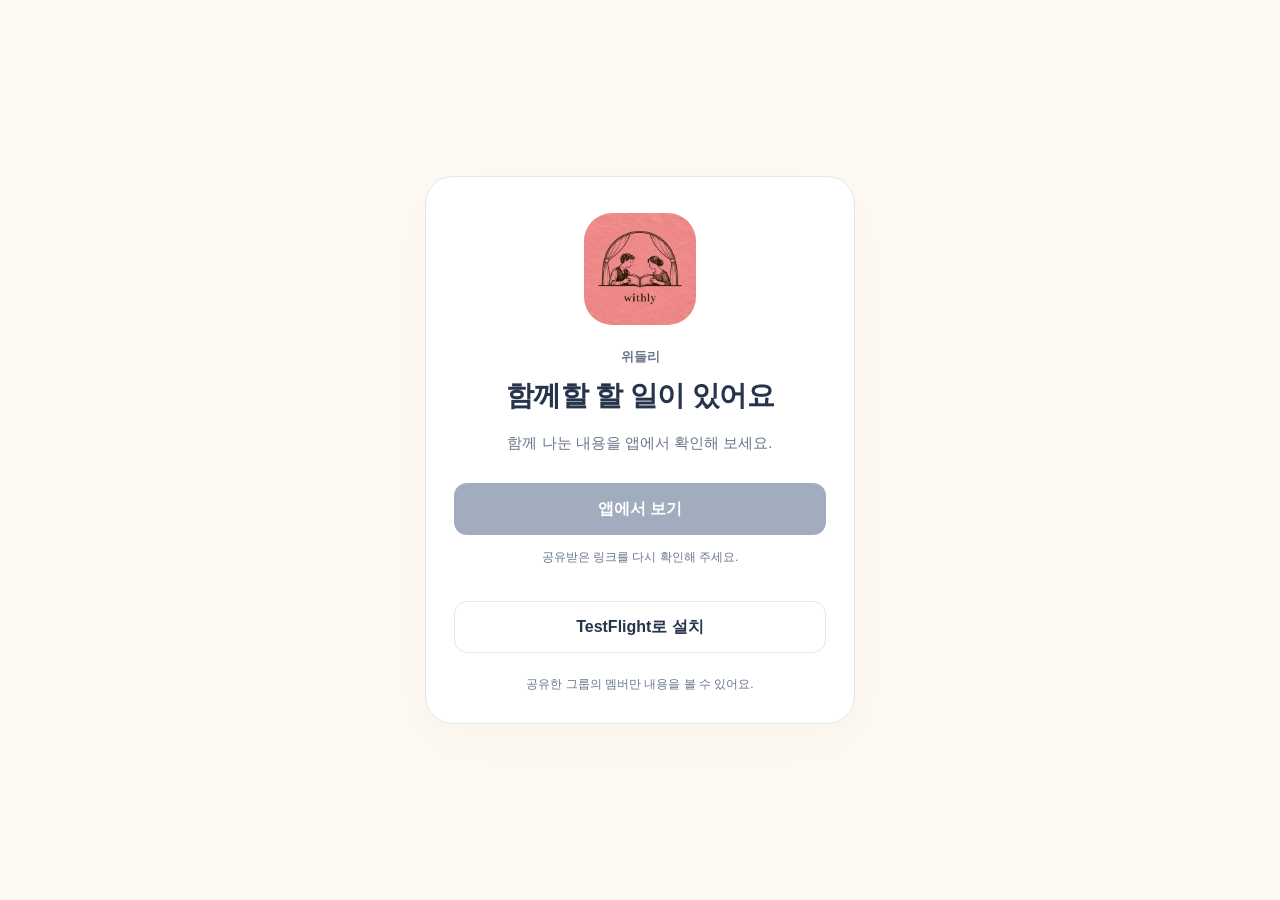
<file: todo/index.html>
<!doctype html>
<html lang="ko">
<head>
  <meta charset="utf-8">
  <meta name="viewport" content="width=device-width, initial-scale=1">
  <meta name="referrer" content="no-referrer">
  <meta name="robots" content="noindex, nofollow">
  <meta http-equiv="Content-Security-Policy" content="default-src 'none'; img-src 'self'; style-src 'self'; script-src 'self'; base-uri 'none'; form-action 'none'; object-src 'none'">
  <title>위들리 · 할 일</title>
  <meta name="description" content="함께 나눈 내용을 위들리 앱에서 확인해 보세요. 그룹 멤버만 내용을 볼 수 있어요.">
  <meta property="og:type" content="website">
  <meta property="og:locale" content="ko_KR">
  <meta property="og:site_name" content="위들리">
  <meta property="og:title" content="위들리 · 할 일">
  <meta property="og:description" content="함께 나눈 내용을 위들리 앱에서 확인해 보세요. 그룹 멤버만 내용을 볼 수 있어요.">
  <meta property="og:image" content="https://mkh4327.github.io/withwedo-links/assets/withly-icon-91245ba796e7.png">
  <meta property="og:image:secure_url" content="https://mkh4327.github.io/withwedo-links/assets/withly-icon-91245ba796e7.png">
  <meta property="og:image:type" content="image/png">
  <meta property="og:image:width" content="1254">
  <meta property="og:image:height" content="1254">
  <meta property="og:image:alt" content="위들리 로고">
  <meta name="twitter:card" content="summary_large_image">
  <meta name="twitter:title" content="위들리 · 할 일">
  <meta name="twitter:description" content="함께 나눈 내용을 위들리 앱에서 확인해 보세요. 그룹 멤버만 내용을 볼 수 있어요.">
  <meta name="twitter:image" content="https://mkh4327.github.io/withwedo-links/assets/withly-icon-91245ba796e7.png">
  <link rel="icon" type="image/png" href="../assets/withly-icon-91245ba796e7.png">
  <link rel="stylesheet" href="../assets/share.css">
  <script src="../assets/share.js" defer></script>
</head>
<body>
  <main class="share-card">
    <img class="app-icon" src="../assets/withly-icon-91245ba796e7.png" alt="위들리" width="112" height="112">
    <p class="brand">위들리</p>
    <h1>함께할 할 일이 있어요</h1>
    <p class="intro">함께 나눈 내용을 앱에서 확인해 보세요.</p>
    <a class="button primary" id="open-app" role="button" aria-disabled="true" tabindex="-1">앱에서 보기</a>
    <p class="status" id="link-status" role="status" aria-live="polite">공유 링크를 확인하고 있어요.</p>
    <a class="button secondary" href="https://testflight.apple.com/join/N9txWsCP" rel="noreferrer noopener">TestFlight로 설치</a>
    <p class="privacy">공유한 그룹의 멤버만 내용을 볼 수 있어요.</p>
    <noscript><p class="status">앱에서 열려면 브라우저의 JavaScript를 켜 주세요.</p></noscript>
  </main>
</body>
</html>
</file>
<file: assets/share.css>
:root {
  color-scheme: light dark;
  --background: #fffaf1;
  --surface: #ffffff;
  --ink: #26344c;
  --muted: #69778d;
  --border: #e2e7ef;
  --primary: #304b70;
  --on-primary: #ffffff;
}

* { box-sizing: border-box; }

body {
  margin: 0;
  min-height: 100vh;
  min-height: 100svh;
  display: grid;
  place-items: center;
  padding: 28px 18px;
  background: var(--background);
  color: var(--ink);
  font-family: -apple-system, BlinkMacSystemFont, "Apple SD Gothic Neo", "Malgun Gothic", sans-serif;
  line-height: 1.6;
}

.share-card {
  width: min(100%, 430px);
  padding: 36px 28px 28px;
  border: 1px solid var(--border);
  border-radius: 28px;
  background: var(--surface);
  text-align: center;
  box-shadow: 0 18px 55px #26344c08;
}

.app-icon { display: block; margin: 0 auto 22px; border-radius: 25%; }
.brand { margin: 0 0 8px; font-size: 13px; font-weight: 600; color: var(--muted); }
h1 { margin: 0; font-size: clamp(22px, 6vw, 28px); line-height: 1.4; letter-spacing: -.6px; word-break: keep-all; overflow-wrap: anywhere; }
.intro { margin: 16px 0 28px; font-size: 15px; color: var(--muted); word-break: keep-all; }
.button { display: block; width: 100%; min-height: 52px; padding: 12px 16px; border: 1px solid transparent; border-radius: 13px; text-decoration: none; font-size: 16px; font-weight: 600; line-height: 26px; }
.primary { background: var(--primary); color: var(--on-primary); }
.primary[aria-disabled="true"] { opacity: .45; cursor: default; }
.secondary { color: var(--ink); border-color: var(--border); background: transparent; }
.button:focus-visible { outline: 3px solid var(--primary); outline-offset: 4px; }
.status { min-height: 40px; margin: 13px 0; font-size: 12px; color: var(--muted); word-break: keep-all; }
.privacy { margin: 22px 0 0; font-size: 12px; color: var(--muted); word-break: keep-all; }

@media (prefers-color-scheme: dark) {
  :root {
    --background: #191e23;
    --surface: #252b33;
    --ink: #e0e5ed;
    --muted: #a2adbd;
    --border: #414b5b;
    --primary: #b6cbe7;
    --on-primary: #1b2a40;
  }
  .share-card { box-shadow: none; }
}

@media (max-width: 360px) {
  body { padding: 16px 12px; }
  .share-card { padding: 28px 20px 24px; border-radius: 22px; }
}
</file>
